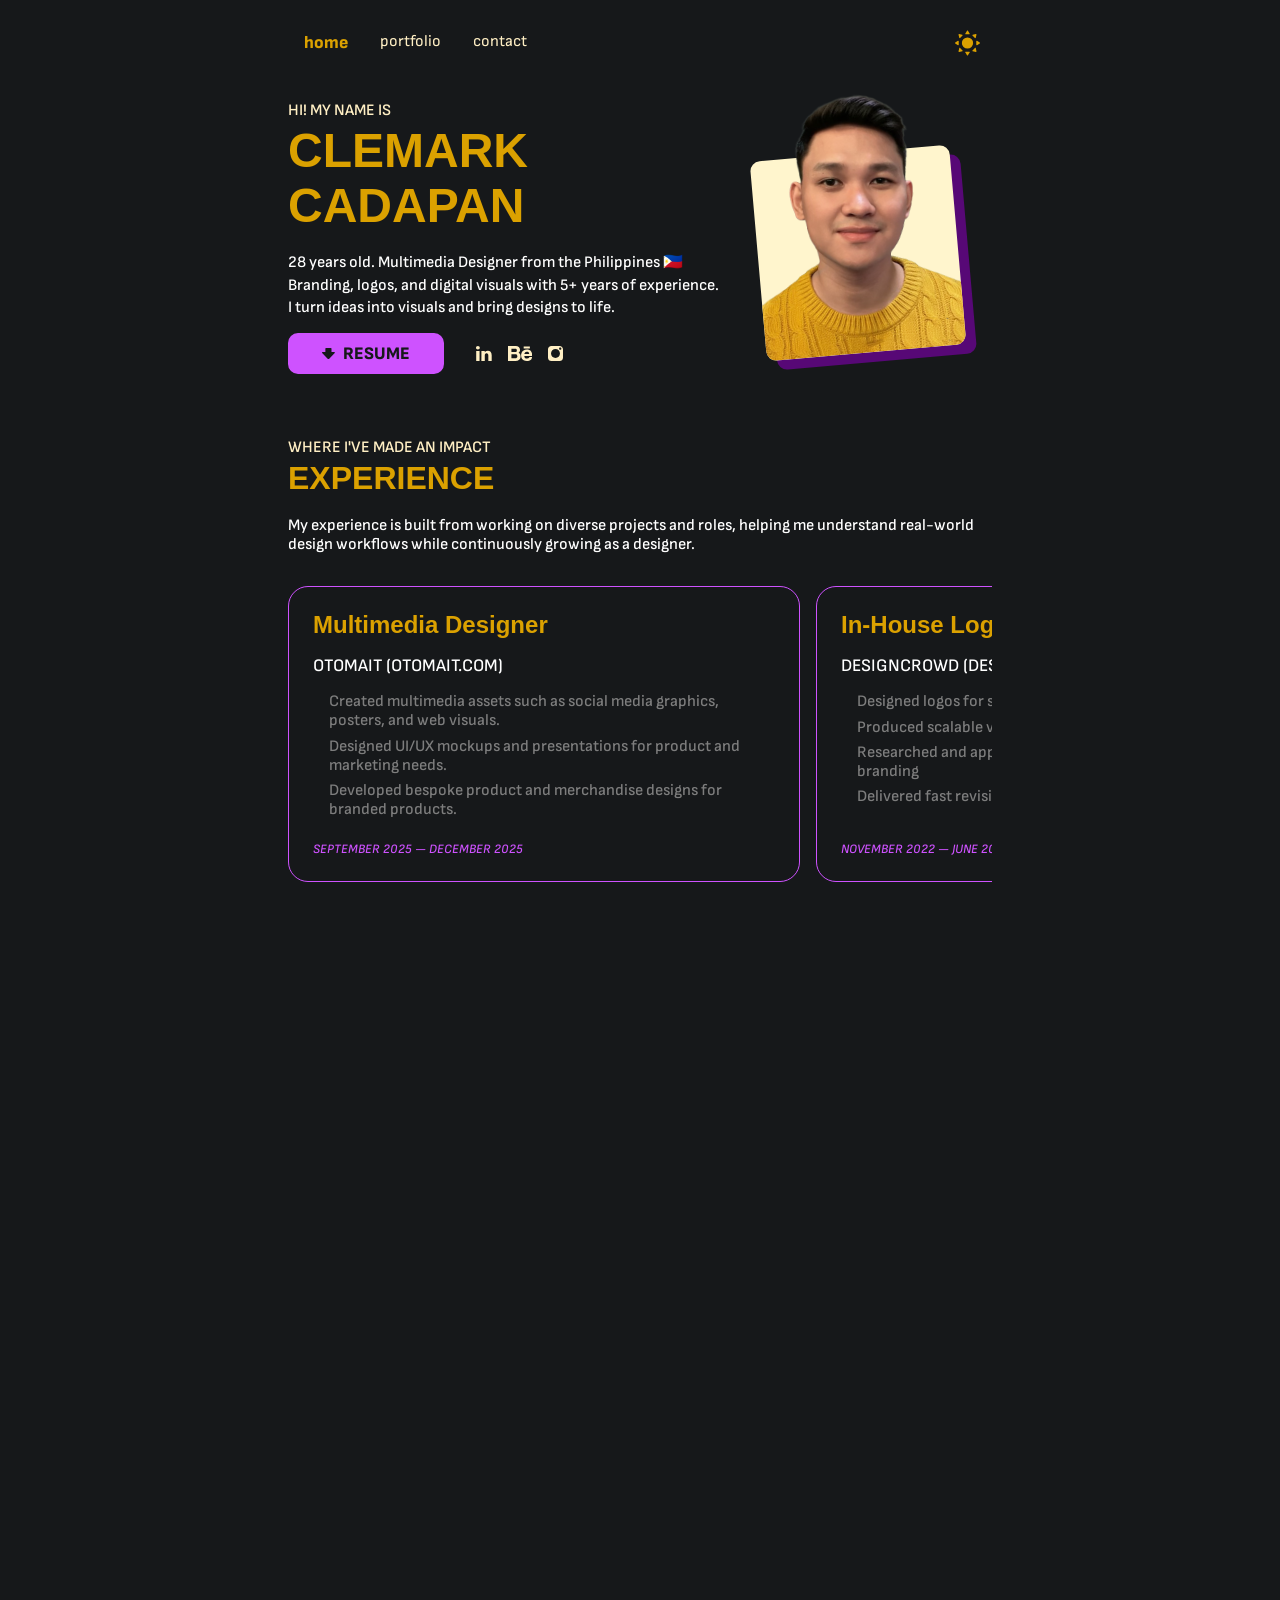
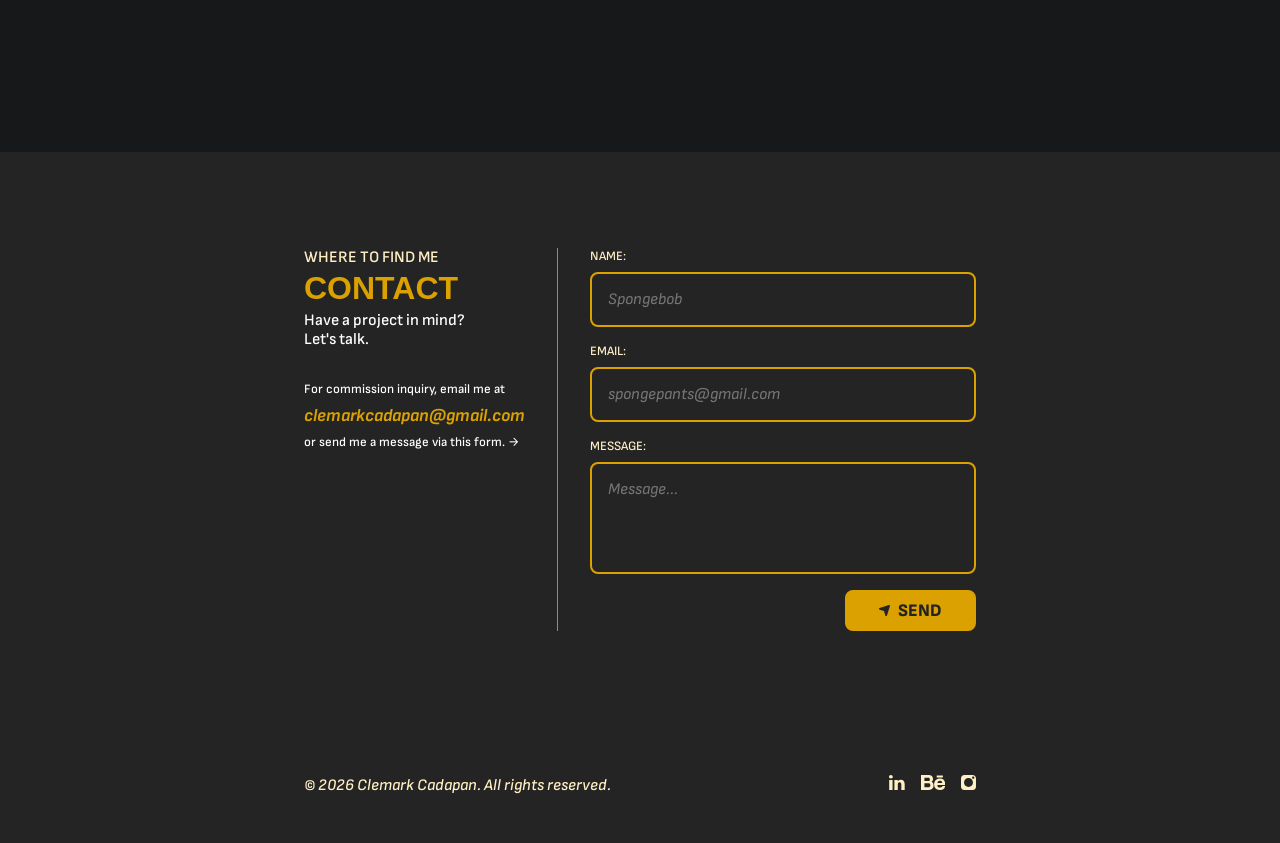
<file: index.html>
<!doctype html>
<html lang="en">
  <head>
    <meta charset="UTF-8" />
    <meta name="viewport" content="width=device-width, initial-scale=1.0" />
    <title>Clemark Cadapan | Portfolio</title>
    <meta
      name="description"
      content="Portfolio of Clemark Cadapan, Graphic Designer specializing in branding, logo design, digital illustration, and multimedia work."
    />
    <meta
      name="keywords"
      content="Clemark Cadapan, Graphic Designer, Logo Designer, Branding, Portfolio, UI UX Designer"
    />
    <meta name="author" content="Clemark Cadapan" />

    <!-- INFO: Linking Google Fonts Synocate and Sofia Sans -->
    <link rel="preconnect" href="https://fonts.googleapis.com" />
    <link rel="preconnect" href="https://fonts.gstatic.com" crossorigin />
    <link
      href="https://fonts.googleapis.com/css2?family=Sofia+Sans:ital,wght@0,1..1000;1,1..1000&family=Syncopate:wght@700&display=swap"
      rel="stylesheet"
    />

    <!-- INFO: Logo Favicon -->
    <link
      rel="icon"
      type="image/png"
      href="/img/favicon-96x96.png"
      sizes="96x96"
    />
    <link rel="icon" type="image/svg+xml" href="/img/favicon.svg" />
    <link rel="shortcut icon" href="/img/favicon.ico" />
    <link
      rel="apple-touch-icon"
      sizes="180x180"
      href="/img/apple-touch-icon.png"
    />
    <meta name="apple-mobile-web-app-title" content="Clemark" />
    <link rel="manifest" href="/img/site.webmanifest" />

    <!-- INFO: Importing CSS and Javascript -->
    <link rel="stylesheet" href="styles.css" />
    <script type="text/javascript" src="theme.js" defer></script>
    <script type="text/javascript" src="app.js" defer></script>
  </head>
  <body class="">
    <!-- INFO: Navigation Bar -->
    <nav>
      <ul class="nav-links">
        <li><a href="#" class="active">home</a></li>
        <li><a href="portfolio.html">portfolio</a></li>
        <li><a href="#contact">contact</a></li>
      </ul>
      <button id="theme-switch">
        <svg
          id="themeSwitcher"
          width="50"
          height="50"
          viewBox="0 0 50 50"
          xmlns="http://www.w3.org/2000/svg"
        >
          <g id="rays">
            <path
              d="M28.4269 42.5175C29.2305 42.5175 29.7187 43.4022 29.2905 44.0822L25.864 49.5231C25.4635 50.159 24.5364 50.159 24.1359 49.5231L20.7094 44.0822C20.2815 43.4022 20.7705 42.5175 21.574 42.5175H28.4269Z"
            />
            <path
              d="M8.47255 35.459C8.65077 34.6756 9.62258 34.3952 10.1908 34.9634L15.0362 39.81C15.6045 40.3783 15.3243 41.3492 14.5406 41.5272L8.27011 42.9513C7.53743 43.1174 6.88222 42.4624 7.04852 41.7297L8.47255 35.459Z"
            />
            <path
              d="M39.8101 34.9634C40.3783 34.3955 41.3491 34.6758 41.5274 35.459L42.9514 41.7297C43.1178 42.4625 42.4627 43.1177 41.7298 42.9513L35.4593 41.5272C34.6761 41.349 34.3959 40.3782 34.9637 39.81L39.8101 34.9634Z"
            />
            <path
              d="M5.91767 20.7099C6.59768 20.2816 7.4833 20.7699 7.48331 21.5735V28.4265C7.48331 29.2301 6.59765 29.7192 5.91767 29.2911L0.476849 25.8646C-0.159017 25.4641 -0.158882 24.537 0.476849 24.1364L5.91767 20.7099Z"
            />
            <path
              d="M42.5176 21.5735C42.5176 20.7699 43.4032 20.2806 44.0832 20.7089L49.523 24.1364C50.159 24.5369 50.159 25.4631 49.523 25.8636L44.0832 29.2911C43.4032 29.7194 42.5176 29.2302 42.5176 28.4265V21.5735Z"
            />
            <path
              d="M7.04852 8.27035C6.88208 7.53754 7.53731 6.88147 8.27011 7.04774L14.5406 8.47179C15.3242 8.64988 15.6044 9.62181 15.0362 10.19L10.1898 15.0366C9.62142 15.6043 8.65049 15.3235 8.47255 14.54L7.04852 8.27035Z"
            />
            <path
              d="M41.7298 7.04874C42.4626 6.88249 43.1178 7.53755 42.9514 8.27035L41.5274 14.54C41.3494 15.3237 40.3774 15.6049 39.8091 15.0366L34.9637 10.19C34.3955 9.6218 34.6757 8.65086 35.4593 8.47279L41.7298 7.04874Z"
            />
            <path
              d="M24.1359 0.47694C24.5364 -0.15898 25.4635 -0.15898 25.864 0.47694L29.2905 5.91687C29.7187 6.59679 29.2303 7.48229 28.4269 7.48253H21.573C20.7695 7.4824 20.2811 6.59684 20.7094 5.91687L24.1359 0.47694Z"
            />
          </g>
          <path
            id="side"
            fill-rule="evenodd"
            clip-rule="evenodd"
            d="M25 0C38.8071 0 50 11.1929 50 25C50 38.8071 38.8071 50 25 50C11.1929 50 0 38.8071 0 25C0 11.1929 11.1929 0 25 0ZM25 8C15.6112 8 8 15.6112 8 25C8 34.3888 15.6112 42 25 42C34.3888 42 42 34.3888 42 25C42 15.6112 34.3888 8 25 8Z"
          />
          <circle id="core" cx="25" cy="25" r="14" />
        </svg>
      </button>
    </nav>

    <main>
      <!-- INFO: Introduction Section-->
      <section class="introduction">
        <div class="image-wrapper">
          <div class="image">
            <img
              src="img/clemark.png"
              alt="Clemark Cadapan, a 28-year-old graphic designer, smiling at the camera. He is wearing a mustard yellow cable-knit sweater against a plain white background. His expression conveys professionalism and approachability."
            />
          </div>
        </div>

        <div class="information">
          <header>
            <p class="eyebrow">Hi! My name is</p>
            <h1>Clemark Cadapan</h1>
            <p class="subheadline">
              28 years old. Multimedia Designer from the Philippines 🇵🇭
            </p>
            <p>
              Branding, logos, and digital visuals with 5+ years of experience.
            </p>
            <p>I turn ideas into visuals and bring designs to life.</p>
          </header>
          <div class="cta-links hidden">
            <a
              href="https://drive.google.com/file/d/1vFzNjkYoZ9EVEVk0RsKngdCkJvBCviqE/view?usp=sharing"
              target="_blank"
              rel="noopener"
              class="resume"
            >
              <svg
                id="Download"
                xmlns="http://www.w3.org/2000/svg"
                viewBox="0 0 420.49 359.18"
              >
                <g>
                  <path
                    d="M403.11,130.62h-92.9V17.33c0-9.57-7.76-17.33-17.33-17.33H127.55c-9.57,0-17.33,7.76-17.33,17.33v113.29H17.36c-15.24,0-23.06,18.26-12.54,29.29l179.48,188.17c14.11,14.79,37.72,14.8,51.84,0l179.52-188.17c10.52-11.03,2.71-29.3-12.54-29.3h0Z"
                  />
                </g>
              </svg>
              Resume
            </a>
            <div class="connect-links">
              <a href="https://www.linkedin.com/in/clemark/" target="_blank">
                <svg
                  id="LinkedIn"
                  xmlns="http://www.w3.org/2000/svg"
                  viewBox="0 0 442.99 423.43"
                >
                  <g>
                    <path
                      d="M100.56,423.43V137.73H5.61v285.7h94.95ZM53.1,98.74c33.1,0,53.72-21.96,53.72-49.37C106.19,21.34,86.2,0,53.72,0,21.23,0,0,21.34,0,49.36s20.61,49.37,52.47,49.37h.63ZM153.12,423.43s1.25-258.89,0-285.7h94.97v41.43h-.63c12.49-19.5,34.98-48.14,86.2-48.14,62.49,0,109.33,40.83,109.33,128.59v163.82h-94.95v-152.84c0-38.4-13.74-64.61-48.11-64.61-26.23,0-41.86,17.67-48.72,34.75-2.51,6.08-3.12,14.62-3.12,23.16v159.55h-94.97Z"
                    />
                  </g>
                </svg>
              </a>
              <a href="https://www.behance.net/clemark" target="_blank">
                <svg
                  id="Behance"
                  xmlns="http://www.w3.org/2000/svg"
                  viewBox="0 0 656.92 407.91"
                >
                  <g>
                    <path
                      d="M594.45,66.04h-168.08V15.87h168.08v50.17ZM655.81,272.38h-211.1c0,75.68,71.7,70.88,71.7,70.88,67.71,0,65.32-43.8,65.32-43.8h71.69c0,116.3-139.4,108.33-139.4,108.33-167.29,0-156.54-155.73-156.54-155.73,0,0-.14-156.54,156.54-156.54,164.89,0,141.79,176.85,141.79,176.85ZM515.61,155.2c-62.94,0-71.69,62.79-71.69,62.79h133.83s.79-62.79-62.14-62.79ZM341.42,287.16c0,124.34-129.42,120.25-129.42,120.25H0V0h212c64.43,0,115.29,35.58,115.29,108.48s-62.17,77.51-62.17,77.51c81.94,0,76.3,101.16,76.3,101.16ZM93.41,163.33h111.24c19.22,0,36.17-6.15,36.17-48.53s-28.82-42.39-28.82-42.39h-118.59v90.92ZM254.95,282.07c0-56.51-42.95-55.95-42.95-55.95h-118.59v108.87h112.6c16.86-.36,48.94-5.27,48.94-52.92Z"
                    />
                  </g>
                </svg>
              </a>
              <a href="https://www.instagram.com/clemxnade/" target="_blank">
                <svg
                  id="Instagram"
                  xmlns="http://www.w3.org/2000/svg"
                  viewBox="0 0 467 467.01"
                >
                  <g>
                    <path
                      d="M362.22,0H104.78C46.91,0,0,46.92,0,104.79v257.43c0,57.87,46.91,104.79,104.78,104.79h257.44c57.87,0,104.78-46.92,104.78-104.79V104.79c0-57.87-46.91-104.79-104.78-104.79ZM233.5,372.81c-76.93,0-139.3-62.37-139.3-139.3s62.37-139.3,139.3-139.3,139.3,62.36,139.3,139.3-62.37,139.3-139.3,139.3ZM415.34,92.31c0,12.6-10.21,22.81-22.81,22.81h-23.46c-12.6,0-22.81-10.21-22.81-22.81v-23.45c0-12.6,10.21-22.81,22.81-22.81h23.46c12.6,0,22.81,10.21,22.81,22.81v23.45Z"
                    />
                  </g>
                </svg>
              </a>
            </div>
          </div>
        </div>
      </section>

      <!-- INFO: Experiences Section -->
      <section class="experience">
        <header class="hidden">
          <p class="eyebrow">Where I've made an impact</p>
          <h2>Experience</h2>
          <p class="subheadline">
            My experience is built from working on diverse projects and roles,
            helping me understand real-world design workflows while continuously
            growing as a designer.
          </p>
        </header>

        <div class="experience-list hidden">
          <article class="experience-card">
            <h3>Multimedia Designer</h3>
            <p class="company">Otomait (Otomait.com)</p>
            <ul class="task">
              <li>
                Created multimedia assets such as social media graphics,
                posters, and web visuals.
              </li>
              <li>
                Designed UI/UX mockups and presentations for product and
                marketing needs.
              </li>
              <li>
                Developed bespoke product and merchandise designs for branded
                products.
              </li>
            </ul>
            <p class="date">September 2025 — December 2025</p>
          </article>
          <article class="experience-card">
            <h3>In-House Logo Designer</h3>
            <p class="company">DesignCrowd (Design.com)</p>
            <ul class="task">
              <li>Designed logos for startup businesses worldwide</li>
              <li>
                Produced scalable vector logo designs using Adobe Illustrator
              </li>
              <li>
                Researched and applied design trends to maintain competitive
                branding
              </li>
              <li>Delivered fast revisions while maintaining quality</li>
            </ul>
            <p class="date">November 2022 — June 2024</p>
          </article>
          <article class="experience-card">
            <h3>Graphic Artist</h3>
            <p class="company">APR eCommerce Limited (CrownAndPaw.com)</p>
            <ul class="task">
              <li>Created stylized digital artworks from client photos</li>
              <li>
                Collaborated with clients to refine artworks based on feedback
              </li>
              <li>
                Maintained high production output with attention to detail
              </li>
            </ul>
            <p class="date">April 2019 — October 2022</p>
          </article>
          <article class="experience-card">
            <h3>Software Engineer</h3>
            <p class="company">Miller Development Solutions</p>
            <ul class="task">
              <li>Developed OOP-based solutions for business requirements</li>
              <li>Maintained clean and maintainable code</li>
            </ul>
            <p class="date">August 2019 — October 2019</p>
          </article>
        </div>
      </section>

      <!-- INFO: Skills Section -->
      <section>
        <header class="hidden">
          <p class="eyebrow">What I bring to the table</p>
          <h2>Core Skills</h2>

          <p class="subheadline">
            I bring a combination of creative thinking, technical design skills,
            and practical experience from working with a wide range of projects.
            These skills allow me to create clear, effective designs while
            adapting to different styles, tools, and project requirements.
          </p>
        </header>
        <ul class="skills-list hidden">
          <li>Branding & Logo Design</li>
          <li>UI/UX Design</li>
          <li>Front-end Development</li>
          <li>Illustration</li>
          <li>Multimedia</li>
          <li>Motion Graphics</li>
          <li>Game Development</li>
          <li>Web Development</li>
          <li>C# Programming</li>
          <li>Production Design</li>
        </ul>
      </section>

      <!-- INFO: Education Section -->
      <section>
        <header class="hidden">
          <p class="eyebrow">Where I've gained my knowledge</p>
          <h2>Education</h2>
          <p class="subheadline">
            My academic background helped build the foundation for my design
            skills and creative thinking. The knowledge and training I gained
            during this time continue to support my professional work and
            approach to design.
          </p>
        </header>
        <div class="education-card hidden">
          <h3>Bachelor of Science in Computer Engineering</h3>
          <p class="company">Asian College Dumaguete</p>

          <ul class="task">
            <li>
              Graduated Cum Laude with consistent academic excellence in all
              semester
            </li>
            <li>
              Served as College Department President and active member of the
              student government
            </li>
            <li>
              Led and contributed to seminars and events focused on game
              development
            </li>
          </ul>
          <p class="date">Academic Year 2013 - 2018</p>
        </div>
      </section>
    </main>
    <footer>
      <!-- INFO: Contact Section -->
      <section class="contact" id="contact">
        <div>
          <header>
            <p class="eyebrow">Where to find me</p>
            <h2>Contact</h2>
            <p>Have a project in mind? Let's talk.</p>
          </header>
          <div class="contact-info">
            <p>For commission inquiry, email me at</p>
            <a href="mailto:clemarkcadapan@gmail.com" class="contact-email">
              clemarkcadapan@gmail.com
            </a>
            <p>or send me a message via this form. →</p>
          </div>
        </div>
        <form action="https://formspree.io/f/xvzweyqq" method="POST">
          <label for="name" class="form-label">
            Name:
            <input
              type="text"
              id="name"
              name="name"
              placeholder="Spongebob"
              class="form-input"
              required
            />
          </label>
          <label for="email" class="form-label">
            Email:
            <input
              type="email"
              id="email"
              name="email"
              placeholder="spongepants@gmail.com"
              class="form-input"
              required
            />
          </label>
          <label for="message" class="form-label">
            Message:
            <textarea
              name="message"
              id="message"
              cols="10"
              rows="4"
              placeholder="Message..."
              class="form-input"
              required
            ></textarea>
          </label>
          <button type="submit" class="contact-submit">
            <svg
              id="Send"
              xmlns="http://www.w3.org/2000/svg"
              viewBox="0 0 360.68 360.68"
            >
              <g>
                <path
                  d="M325.75,1.31L20.09,98.85c-26.9,8.58-26.74,46.7.23,55.06l142.32,44.14,44.14,142.32c8.36,26.97,46.48,27.12,55.06.23L359.37,34.93c6.61-20.7-12.92-40.23-33.62-33.62Z"
                />
              </g>
            </svg>
            Send
          </button>
        </form>
      </section>

      <section class="footer">
        <p class="copyright">
          <span>© 2026 Clemark Cadapan. </span><span>All rights reserved.</span>
        </p>
        <div class="connect-links">
          <a href="https://www.linkedin.com/in/clemark/" target="_blank">
            <svg
              id="LinkedIn"
              xmlns="http://www.w3.org/2000/svg"
              viewBox="0 0 442.99 423.43"
            >
              <g>
                <path
                  d="M100.56,423.43V137.73H5.61v285.7h94.95ZM53.1,98.74c33.1,0,53.72-21.96,53.72-49.37C106.19,21.34,86.2,0,53.72,0,21.23,0,0,21.34,0,49.36s20.61,49.37,52.47,49.37h.63ZM153.12,423.43s1.25-258.89,0-285.7h94.97v41.43h-.63c12.49-19.5,34.98-48.14,86.2-48.14,62.49,0,109.33,40.83,109.33,128.59v163.82h-94.95v-152.84c0-38.4-13.74-64.61-48.11-64.61-26.23,0-41.86,17.67-48.72,34.75-2.51,6.08-3.12,14.62-3.12,23.16v159.55h-94.97Z"
                />
              </g>
            </svg>
          </a>
          <a href="https://www.behance.net/clemark" target="_blank">
            <svg
              id="Behance"
              xmlns="http://www.w3.org/2000/svg"
              viewBox="0 0 656.92 407.91"
            >
              <g>
                <path
                  d="M594.45,66.04h-168.08V15.87h168.08v50.17ZM655.81,272.38h-211.1c0,75.68,71.7,70.88,71.7,70.88,67.71,0,65.32-43.8,65.32-43.8h71.69c0,116.3-139.4,108.33-139.4,108.33-167.29,0-156.54-155.73-156.54-155.73,0,0-.14-156.54,156.54-156.54,164.89,0,141.79,176.85,141.79,176.85ZM515.61,155.2c-62.94,0-71.69,62.79-71.69,62.79h133.83s.79-62.79-62.14-62.79ZM341.42,287.16c0,124.34-129.42,120.25-129.42,120.25H0V0h212c64.43,0,115.29,35.58,115.29,108.48s-62.17,77.51-62.17,77.51c81.94,0,76.3,101.16,76.3,101.16ZM93.41,163.33h111.24c19.22,0,36.17-6.15,36.17-48.53s-28.82-42.39-28.82-42.39h-118.59v90.92ZM254.95,282.07c0-56.51-42.95-55.95-42.95-55.95h-118.59v108.87h112.6c16.86-.36,48.94-5.27,48.94-52.92Z"
                />
              </g>
            </svg>
          </a>
          <a href="https://www.instagram.com/clemxnade/" target="_blank">
            <svg
              id="Instagram"
              xmlns="http://www.w3.org/2000/svg"
              viewBox="0 0 467 467.01"
            >
              <g>
                <path
                  d="M362.22,0H104.78C46.91,0,0,46.92,0,104.79v257.43c0,57.87,46.91,104.79,104.78,104.79h257.44c57.87,0,104.78-46.92,104.78-104.79V104.79c0-57.87-46.91-104.79-104.78-104.79ZM233.5,372.81c-76.93,0-139.3-62.37-139.3-139.3s62.37-139.3,139.3-139.3,139.3,62.36,139.3,139.3-62.37,139.3-139.3,139.3ZM415.34,92.31c0,12.6-10.21,22.81-22.81,22.81h-23.46c-12.6,0-22.81-10.21-22.81-22.81v-23.45c0-12.6,10.21-22.81,22.81-22.81h23.46c12.6,0,22.81,10.21,22.81,22.81v23.45Z"
                />
              </g>
            </svg>
          </a>
        </div>
      </section>
    </footer>
  </body>
</html>
</file>
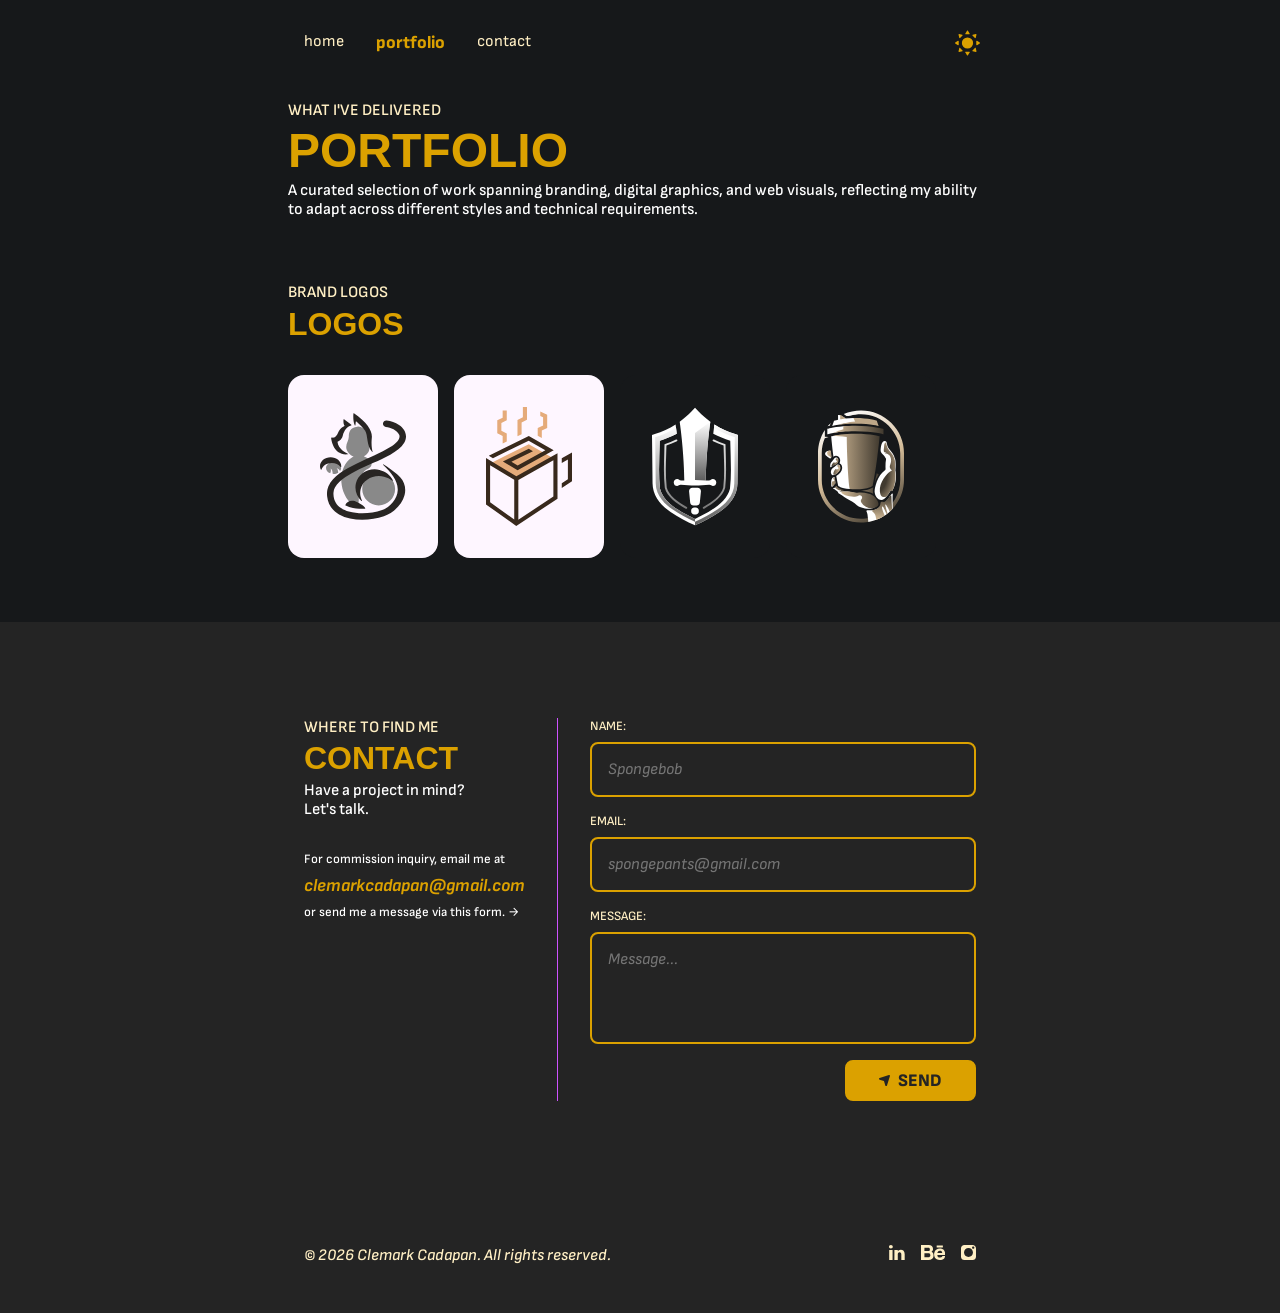
<file: portfolio.html>
<!doctype html>
<html lang="en">
  <head>
    <meta charset="UTF-8" />
    <meta name="viewport" content="width=device-width, initial-scale=1.0" />
    <title>Clemark Cadapan | Portfolio</title>
    <meta
      name="description"
      content="Portfolio of Clemark Cadapan, Graphic Designer specializing in branding, logo design, digital illustration, and multimedia work."
    />
    <meta
      name="keywords"
      content="Clemark Cadapan, Graphic Designer, Logo Designer, Branding, Portfolio, UI UX Designer"
    />
    <meta name="author" content="Clemark Cadapan" />

    <!-- INFO: Linking Google Fonts Synocate and Sofia Sans -->
    <link rel="preconnect" href="https://fonts.googleapis.com" />
    <link rel="preconnect" href="https://fonts.gstatic.com" crossorigin />
    <link
      href="https://fonts.googleapis.com/css2?family=Sofia+Sans:ital,wght@0,1..1000;1,1..1000&family=Syncopate:wght@700&display=swap"
      rel="stylesheet"
    />

    <!-- INFO: Logo Favicon -->
    <link
      rel="icon"
      type="image/png"
      href="/img/favicon-96x96.png"
      sizes="96x96"
    />
    <link rel="icon" type="image/svg+xml" href="/img/favicon.svg" />
    <link rel="shortcut icon" href="/img/favicon.ico" />
    <link
      rel="apple-touch-icon"
      sizes="180x180"
      href="/img/apple-touch-icon.png"
    />
    <meta name="apple-mobile-web-app-title" content="Clemark" />
    <link rel="manifest" href="/img/site.webmanifest" />

    <!-- INFO: Importing CSS and Javascript -->
    <link rel="stylesheet" href="styles.css" />
    <script type="text/javascript" src="theme.js" defer></script>
    <script type="text/javascript" src="app.js" defer></script>
  </head>
  <body>

    <!-- INFO: Navigation Bar -->
    <nav>
      <ul class="nav-links">
        <li><a href="index.html">home</a></li>
        <li><a href="#" class="active">portfolio</a></li>
        <li><a href="#contact">contact</a></li>
      </ul>
      <button id="theme-switch">
        <svg
          id="themeSwitcher"
          width="50"
          height="50"
          viewBox="0 0 50 50"
          fill="none"
          xmlns="http://www.w3.org/2000/svg"
        >
          <g id="rays">
            <path
              d="M28.4269 42.5175C29.2305 42.5175 29.7187 43.4022 29.2905 44.0822L25.864 49.5231C25.4635 50.159 24.5364 50.159 24.1359 49.5231L20.7094 44.0822C20.2815 43.4022 20.7705 42.5175 21.574 42.5175H28.4269Z"
            />
            <path
              d="M8.47255 35.459C8.65077 34.6756 9.62258 34.3952 10.1908 34.9634L15.0362 39.81C15.6045 40.3783 15.3243 41.3492 14.5406 41.5272L8.27011 42.9513C7.53743 43.1174 6.88222 42.4624 7.04852 41.7297L8.47255 35.459Z"
            />
            <path
              d="M39.8101 34.9634C40.3783 34.3955 41.3491 34.6758 41.5274 35.459L42.9514 41.7297C43.1178 42.4625 42.4627 43.1177 41.7298 42.9513L35.4593 41.5272C34.6761 41.349 34.3959 40.3782 34.9637 39.81L39.8101 34.9634Z"
            />
            <path
              d="M5.91767 20.7099C6.59768 20.2816 7.4833 20.7699 7.48331 21.5735V28.4265C7.48331 29.2301 6.59765 29.7192 5.91767 29.2911L0.476849 25.8646C-0.159017 25.4641 -0.158882 24.537 0.476849 24.1364L5.91767 20.7099Z"
            />
            <path
              d="M42.5176 21.5735C42.5176 20.7699 43.4032 20.2806 44.0832 20.7089L49.523 24.1364C50.159 24.5369 50.159 25.4631 49.523 25.8636L44.0832 29.2911C43.4032 29.7194 42.5176 29.2302 42.5176 28.4265V21.5735Z"
            />
            <path
              d="M7.04852 8.27035C6.88208 7.53754 7.53731 6.88147 8.27011 7.04774L14.5406 8.47179C15.3242 8.64988 15.6044 9.62181 15.0362 10.19L10.1898 15.0366C9.62142 15.6043 8.65049 15.3235 8.47255 14.54L7.04852 8.27035Z"
            />
            <path
              d="M41.7298 7.04874C42.4626 6.88249 43.1178 7.53755 42.9514 8.27035L41.5274 14.54C41.3494 15.3237 40.3774 15.6049 39.8091 15.0366L34.9637 10.19C34.3955 9.6218 34.6757 8.65086 35.4593 8.47279L41.7298 7.04874Z"
            />
            <path
              d="M24.1359 0.47694C24.5364 -0.15898 25.4635 -0.15898 25.864 0.47694L29.2905 5.91687C29.7187 6.59679 29.2303 7.48229 28.4269 7.48253H21.573C20.7695 7.4824 20.2811 6.59684 20.7094 5.91687L24.1359 0.47694Z"
            />
          </g>
          <path
            id="side"
            fill-rule="evenodd"
            clip-rule="evenodd"
            d="M25 0C38.8071 0 50 11.1929 50 25C50 38.8071 38.8071 50 25 50C11.1929 50 0 38.8071 0 25C0 11.1929 11.1929 0 25 0ZM25 8C15.6112 8 8 15.6112 8 25C8 34.3888 15.6112 42 25 42C34.3888 42 42 34.3888 42 25C42 15.6112 34.3888 8 25 8Z"
          />
          <circle id="core" cx="25" cy="25" r="14" />
        </svg>
      </button>
    </nav>

    <main>
      <!-- INFO: Introduction Section-->
      <section>
        <header>
          <p class="eyebrow">What I've delivered</p>
          <h1>Portfolio</h1>
          <p>
            A curated selection of work spanning branding, digital graphics, and
            web visuals, reflecting my ability to adapt across different styles
            and technical requirements.
          </p>
        </header>
      </section>

      <!-- INFO: Logo Section -->
      <section class="logo">
        <header class="hidden">
          <p class="eyebrow">Brand logos</p>
          <h2>Logos</h2>
        </header>

        <ul class="logos-set">
          <li><img class="white" src="logo/CatOutline.svg" alt="" /></li>
          <li><img class="white" src="logo/Geometric Coffee.svg" alt="" /></li>
          <li><img class="black" src="logo/SwordShield.svg" alt="" /></li>
          <li><img class="black" src="logo/Coffee2Go.svg" alt="" /></li>
        </ul>
      </section>
    </main>

    <footer>
      <!-- INFO: Contact Section -->
      <section class="contact" id="contact">
        <div>
          <header>
            <p class="eyebrow">Where to find me</p>
            <h2>Contact</h2>
            <p>Have a project in mind? Let's talk.</p>
          </header>
          <div class="contact-info">
            <p>For commission inquiry, email me at</p>
            <a href="mailto:clemarkcadapan@gmail.com" class="contact-email">
              clemarkcadapan@gmail.com
            </a>
            <p>or send me a message via this form. →</p>
          </div>
        </div>
        <form action="https://formspree.io/f/xvzweyqq" method="POST">
          <label for="name" class="form-label">
            Name:
            <input
              type="text"
              id="name"
              name="name"
              placeholder="Spongebob"
              class="form-input"
              required
            />
          </label>
          <label for="email" class="form-label">
            Email:
            <input
              type="email"
              id="email"
              name="email"
              placeholder="spongepants@gmail.com"
              class="form-input"
              required
            />
          </label>
          <label for="message" class="form-label">
            Message:
            <textarea
              name="message"
              id="message"
              cols="10"
              rows="4"
              placeholder="Message..."
              class="form-input"
              required
            ></textarea>
          </label>
          <button type="submit" class="contact-submit">
            <svg
              id="Send"
              xmlns="http://www.w3.org/2000/svg"
              viewBox="0 0 360.68 360.68"
            >
              <g>
                <path
                  d="M325.75,1.31L20.09,98.85c-26.9,8.58-26.74,46.7.23,55.06l142.32,44.14,44.14,142.32c8.36,26.97,46.48,27.12,55.06.23L359.37,34.93c6.61-20.7-12.92-40.23-33.62-33.62Z"
                />
              </g>
            </svg>
            Send
          </button>
        </form>
      </section>

      <section class="footer">
        <p class="copyright">
          <span>© 2026 Clemark Cadapan. </span><span>All rights reserved.</span>
        </p>
        <div class="connect-links">
          <a href="https://www.linkedin.com/in/clemark/" target="_blank">
            <svg
              id="LinkedIn"
              xmlns="http://www.w3.org/2000/svg"
              viewBox="0 0 442.99 423.43"
            >
              <g>
                <path
                  d="M100.56,423.43V137.73H5.61v285.7h94.95ZM53.1,98.74c33.1,0,53.72-21.96,53.72-49.37C106.19,21.34,86.2,0,53.72,0,21.23,0,0,21.34,0,49.36s20.61,49.37,52.47,49.37h.63ZM153.12,423.43s1.25-258.89,0-285.7h94.97v41.43h-.63c12.49-19.5,34.98-48.14,86.2-48.14,62.49,0,109.33,40.83,109.33,128.59v163.82h-94.95v-152.84c0-38.4-13.74-64.61-48.11-64.61-26.23,0-41.86,17.67-48.72,34.75-2.51,6.08-3.12,14.62-3.12,23.16v159.55h-94.97Z"
                />
              </g>
            </svg>
          </a>
          <a href="https://www.behance.net/clemark" target="_blank">
            <svg
              id="Behance"
              xmlns="http://www.w3.org/2000/svg"
              viewBox="0 0 656.92 407.91"
            >
              <g>
                <path
                  d="M594.45,66.04h-168.08V15.87h168.08v50.17ZM655.81,272.38h-211.1c0,75.68,71.7,70.88,71.7,70.88,67.71,0,65.32-43.8,65.32-43.8h71.69c0,116.3-139.4,108.33-139.4,108.33-167.29,0-156.54-155.73-156.54-155.73,0,0-.14-156.54,156.54-156.54,164.89,0,141.79,176.85,141.79,176.85ZM515.61,155.2c-62.94,0-71.69,62.79-71.69,62.79h133.83s.79-62.79-62.14-62.79ZM341.42,287.16c0,124.34-129.42,120.25-129.42,120.25H0V0h212c64.43,0,115.29,35.58,115.29,108.48s-62.17,77.51-62.17,77.51c81.94,0,76.3,101.16,76.3,101.16ZM93.41,163.33h111.24c19.22,0,36.17-6.15,36.17-48.53s-28.82-42.39-28.82-42.39h-118.59v90.92ZM254.95,282.07c0-56.51-42.95-55.95-42.95-55.95h-118.59v108.87h112.6c16.86-.36,48.94-5.27,48.94-52.92Z"
                />
              </g>
            </svg>
          </a>
          <a href="https://www.instagram.com/clemxnade/" target="_blank">
            <svg
              id="Instagram"
              xmlns="http://www.w3.org/2000/svg"
              viewBox="0 0 467 467.01"
            >
              <g>
                <path
                  d="M362.22,0H104.78C46.91,0,0,46.92,0,104.79v257.43c0,57.87,46.91,104.79,104.78,104.79h257.44c57.87,0,104.78-46.92,104.78-104.79V104.79c0-57.87-46.91-104.79-104.78-104.79ZM233.5,372.81c-76.93,0-139.3-62.37-139.3-139.3s62.37-139.3,139.3-139.3,139.3,62.36,139.3,139.3-62.37,139.3-139.3,139.3ZM415.34,92.31c0,12.6-10.21,22.81-22.81,22.81h-23.46c-12.6,0-22.81-10.21-22.81-22.81v-23.45c0-12.6,10.21-22.81,22.81-22.81h23.46c12.6,0,22.81,10.21,22.81,22.81v23.45Z"
                />
              </g>
            </svg>
          </a>
        </div>
      </section>
    </footer>
  </body>
</html>
</file>
<file: styles.css>
/* HTML Reset */
* {
  margin: 0;
  padding: 0;
  box-sizing: border-box;
}

/* Image Reset */
img {
  max-width: 100%;
  height: auto;
  display: block;
}

/* SVG Reset */
svg {
  display: block;
  width: auto;
}

/* List Reset */
ul,
li {
  list-style: none;
}

/* Anchor Links Reset */
a {
  color: inherit;
  text-decoration: none;
}

/* Button Reset */
button {
  background: none;
  border: none;
  padding: 0;
  cursor: pointer;
  font-family: inherit;
  font-size: inherit;
}

/* Smooth Scrolling */
html {
  scroll-behavior: smooth;
}

/* Input and Textarea Reset */
input,
textarea {
  font-family: inherit;
  font-size: inherit;
  color: inherit;
  background: none;
  border: none;
  padding: 0;
}

:root {
  ---clr-darkbg: #16181a;
  ---clr-lightbg: #fef6ff;

  color-scheme: light dark;

  /* Color Variables for Dark Mode*/
  ---clr-background: #16181a;

  ---clr-navlinks: #ffefc4;
  ---clr-navlinks-active: #ce52ff;

  ---clr-headings: #dba100;
  ---clr-eyebrows: #ffefc4;

  ---clr-text-main: #ffffff;
  ---clr-text-details: #7d7d7d;

  ---clr-card-accent: #ce52ff;
  ---clr-card-scroll: #570876;

  ---clr-contact-bg: #242424;
  ---clr-contact-accent: #dba100;
  ---clr-footer-text: #ffefc4;

  ---clr-skill-list: #16181a;
  ---clr-skill-bg: #dba100;
}

.lightmode {
  color-scheme: light;

  /* Color Variables for Light Mode*/
  ---clr-background: #fef6ff;

  ---clr-navlinks: #16181a;
  ---clr-navlinks-active: #dba100;

  ---clr-headings: #dba100;
  ---clr-eyebrows: #393b3d;

  ---clr-text-main: #16181a;
  ---clr-text-details: #36383a;

  ---clr-card-accent: #7801a7;
  ---clr-card-scroll: #e093ff;

  ---clr-contact-bg: #fff5cd;
  ---clr-contact-accent: #dba100;
  ---clr-footer-text: #16181a;

  ---clr-skill-list: #16181a;
  ---clr-skill-bg: #e093ff;
  transition: all 0.5s ease;
}

body {
  background: var(---clr-background);
  font-family: "Sofia Sans", sans-serif;
  font-style: normal;
  font-weight: 500;
  color: var(---clr-text-main);
}

/* INFO: Navigation Bar */
nav {
  margin: 1rem auto;
  max-width: 44rem;
  display: flex;
  flex-direction: row;
  justify-content: space-between;
  align-items: center;
}

.nav-links {
  display: flex;
  flex-direction: row;
  justify-content: space-between;
  list-style: none;
}

.active {
  font-weight: 800;
  font-size: 1.1rem;
  color: var(---clr-headings);
}

.nav-links li {
  padding: 1rem;
  color: var(---clr-navlinks);
  font-weight: 400;
  position: relative;
}

.nav-links li::after {
  content: "";
  background: var(---clr-card-scroll);
  position: absolute;
  width: 0%;
  height: 0.3rem;
  bottom: 0;
  left: 0;

  transition: 0.5s ease;
}

.nav-links li:hover {
  color: var(---clr-navlinks-active);
  font-weight: 700;
  transition: all 0.5s linear;
}

.nav-links li:hover::after {
  content: "";
  width: 100%;
  transition: 0.2s ease;
}

/* INFO: Theme Switcher Animation */
#theme-switch {
  display: flex;
  width: 50px;
  height: 50px;
  justify-content: center;
  align-items: center;
  /* background: #16181a; */
  border-radius: 100vw;
}

#theme-switch:hover {
  #themeSwitcher {
    width: 25px;
    fill: #ce52ff;
    transition: fill 0.5s ease;
  }
}

#themeSwitcher {
  width: 25px;
  fill: #dba100;
}

#rays,
#side,
#core {
  transform-origin: center;
  transform-box: fill-box;
  transition: transform 1s ease 0.1s;
}

#side {
  transform: scale(40%);
}

#core {
  transform: translateX(0) scale(80%);
}

.lightmode #themeSwitcher {
  #theme-switch {
    justify-content: flex-end;
  }

  #rays {
    transform: rotate(90deg);
  }

  #side {
    transform: scale(100%);
  }

  #core {
    transform: translateX(30%) scale(100%);
  }
}

main {
  display: flex;
  flex-direction: column;
  gap: 4rem;
  padding: 1rem;
}

main > section {
  margin: auto;
  max-width: 44rem;
  width: 100%;
}

h1,
h2,
h3 {
  font-family: "Syncopate", sans-serif;
  color: var(---clr-headings);
  text-wrap: balance;
}

/* INFO: Main Section */
.introduction {
  display: flex;
  flex-direction: row-reverse;
  justify-content: flex-end;
  align-items: center;
  gap: 1rem;
  width: 100%;
}

.image-wrapper {
  margin-top: 2rem;
  width: 200px;
  height: 200px;
  display: flex;
  justify-content: center;
  align-items: flex-end;
  border-radius: 10px;
  rotate: -5deg;
  flex-shrink: 0;
  background-color: #fff5cd;
  box-shadow: 10px 10px var(---clr-card-scroll);
}

.image {
  height: 260px;
  display: flex;
  justify-content: center;
  align-items: flex-end;
  border-radius: 10px;
  overflow: hidden;
}

.image img {
  max-width: 150%;
}

.information {
  display: flex;
  flex-direction: column;
  justify-content: center;
  align-items: flex-start;
  max-width: calc(44rem - 250px);
  width: 100%;
  gap: 1rem;
}

header {
  line-height: auto;
  display: flex;
  flex-direction: column;
  gap: 0.2rem;
}

h1 {
  text-transform: uppercase;
  font-size: clamp(2.5rem, calc(5vw + 1rem), 3rem);
}

p {
  text-wrap: pretty;
  max-width: fit-content;
}

.cta-links {
  display: flex;
  gap: 2rem;
  justify-content: flex-start;
  align-items: center;
  width: 100%;
}

.resume {
  padding: 0.5rem 2rem;
  font-size: 1.1rem;
  font-weight: 800;
  text-transform: uppercase;
  background: var(---clr-navlinks-active);
  border: 2px solid var(---clr-navlinks-active);
  color: var(---clr-background);
  border-radius: 10px;
  display: flex;
  justify-content: center;
  align-items: center;
  gap: 0.5rem;

  & svg {
    height: 11px;
    fill: var(---clr-background);
  }
}

.resume:hover {
  background: transparent;
  color: var(---clr-navlinks-active);
  transition: 0.2s linear;

  & svg {
    fill: var(---clr-navlinks-active);
    transition: 0.2s linear;
  }
}

.connect-links {
  display: flex;
  justify-content: space-between;
  align-items: center;
  gap: 1rem;
}

.connect-links svg {
  height: 15px;
  fill: var(---clr-navlinks);
}

.connect-links svg:hover {
  fill: var(---clr-contact-accent);
  transition: 0.2s linear;
}

h2 {
  text-transform: uppercase;
  font-size: clamp(1.5rem, calc(5vw + 0.9rem), 2rem);
}

.eyebrow {
  text-transform: uppercase;
  color: var(---clr-eyebrows);
  letter-spacing: 20%;
  font-weight: 600;
}

.subheadline {
  margin-top: 1rem;
}

.experience-list {
  display: grid;
  margin-top: 1rem;
  grid-auto-flow: column;
  width: 100%;
  gap: 1rem;
  overflow-x: auto;
  padding-block: 1rem;
  justify-content: start;
  position: relative;

  scrollbar-color: var(---clr-card-accent) var(---clr-card-scroll);
}
/* 
.experience-list::after {
  --fade-left-start: 0%;
  --fade-left-end: 0%;
  --fade-right-start: 90%;
  --fade-right-end: 100%;

  mask-image: linear-gradient(
    to right,
    transparent var(--fade-left-start),
    #000 var(--fade-left-end),
    #000 var(--fade-right-start),
    transparent var(--fade-right-end)
  );

  mask-size: 100% 100%;
  mask-repeat: no-repeat;
  mask-position: center;

  transition:
    --fade-left-start 0.15s ease-out,
    --fade-left-end 0.15s ease-out,
    --fade-right-start 0.15s ease-out,
    --fade-right-end 0.15s ease-out;
} */

.experience-list::-webkit-scrollbar {
  height: 0.75rem;
}

.experience-list::-webkit-scrollbar-track {
  background-color: var(---clr-card-scroll);
  border-radius: 100vw;
}

.experience-list::-webkit-scrollbar-thumb {
  background-color: var(---clr-card-accent);
  border-radius: 100vw;
}

.experience-card {
  width: clamp(12rem, 70dvw, 32rem);
  padding: 1.5rem;
  border-radius: 20px;
  border: 1px solid var(---clr-card-accent);
  display: grid;
  grid-template-rows: subgrid;
  grid-row: span 4;
}

.date {
  color: var(---clr-card-accent);
  text-transform: uppercase;
  font-style: italic;
  font-size: 0.8rem;
  letter-spacing: 10%;
}

h3 {
  font-size: clamp(1rem, calc(2vw + 0.6rem), 1.5rem);
}

.company {
  text-transform: uppercase;
  font-size: 1.1rem;
  text-wrap: balance;
  letter-spacing: 10%;
}

.task {
  padding-left: 1rem;
  color: var(---clr-text-details);
}

.task li {
  margin-bottom: 0.4rem;
}

.skills-list {
  list-style-type: none;
  display: flex;
  flex-wrap: wrap;
  width: 100%;
  gap: 0.5rem;
  margin-top: 2rem;
}

.skills-list:hover > li:hover {
  opacity: 1;
}

.skills-list:hover > li {
  opacity: 0.6;
}

.skills-list li {
  text-transform: uppercase;
  background-color: var(---clr-skill-bg);
  color: var(---clr-skill-list);
  font-size: 0.8rem;
  font-weight: 800;
  padding: 0.25rem 1rem;
  border-radius: 100vw;
  cursor: default;
  transition: opacity 0.25s ease;
}

.education-card {
  margin-top: 2rem;
  width: fit-content;
  display: flex;
  border-radius: 20px;
  border: 1px solid var(---clr-card-accent);
  flex-direction: column;
  justify-content: center;
  align-items: flex-start;
  padding: 1.5rem;
  gap: 1rem;
}

footer {
  margin-top: 3rem;
  background: var(---clr-contact-bg);
}

.contact {
  margin: auto;
  padding: 6rem 1rem;
  max-width: 44rem;
  width: 100%;
  display: flex;
  flex-direction: row;
  justify-content: flex-start;
  align-items: flex-start;
  gap: 2rem;
}

.contact > div {
  display: flex;
  flex-direction: column;
  justify-content: space-between;
  align-items: flex-start;
  gap: 2rem;
}

.contact-info {
  font-size: 0.8rem;
  display: flex;
  flex-direction: column;
  gap: 0.5rem;
}

.contact-email {
  color: var(---clr-contact-accent);
  font-size: 1.1rem;
  font-weight: 700;
  font-style: italic;
}

form {
  width: 100%;
  height: 100%;
  border-left: 1px solid var(---clr-card-accent);
  padding-left: 2rem;
  display: flex;
  flex-direction: column;
  gap: 1rem;
}

.form-label {
  display: flex;
  flex-direction: column;
  gap: 0.5rem;
  justify-content: flex-start;
  align-items: flex-start;
  text-transform: uppercase;
  font-size: 0.8rem;
  letter-spacing: 20%;
  color: var(---clr-footer-text);
}

.form-input {
  font-size: 1rem;
  width: 100%;
  background: transparent;
  padding: 1rem;
  border: 2px solid var(---clr-contact-accent);
  border-radius: 0.5rem;
  color: var(---clr-contact-accent);
  resize: none;
}

.form-label .form-input:focus {
  border: 2px solid var(---clr-card-accent);
  outline: none;
  font-weight: 600;
  transition: 0.2s ease;
}

.form-input::placeholder {
  font-style: italic;
}

.contact-submit {
  text-transform: uppercase;
  background-color: var(---clr-contact-accent);
  width: fit-content;
  padding: 0.5rem 2rem;
  margin: auto 0 auto auto;
  border: 2px solid var(---clr-contact-accent);
  font-size: 1.1rem;
  font-weight: 800;
  border-radius: 0.5rem;
  color: var(---clr-contact-bg);
  display: flex;
  justify-content: center;
  align-items: center;
  gap: 0.5rem;

  & svg {
    height: 11px;
    fill: var(---clr-contact-bg);
  }
}

.contact-submit:hover {
  background: transparent;
  color: var(---clr-contact-accent);
  transition: 0.2s linear;

  & svg {
    fill: var(---clr-contact-accent);
    transition: 0.2s linear;
  }
}

.footer {
  max-width: 44rem;
  margin: auto;
  display: flex;
  justify-content: space-between;
  align-items: baseline;
  padding: 3rem 1rem;
  gap: 1rem;
}

.copyright {
  font-style: italic;
  color: var(---clr-footer-text);
}

@media (max-width: 500px) {
  .introduction {
    flex-direction: column;
    justify-content: center;
    align-items: center;
  }
  .information {
    margin-top: 2rem;
  }
}

@media (max-width: 600px) {
  .contact {
    flex-direction: column;
  }

  h2 {
    font-size: 2rem;
  }

  form {
    padding-left: 0;
    border-left: none;
  }

  .logos-set {
    grid-template-columns: 1fr 1fr;
  }
}

@media (max-width: 300px) {
  .cta-links {
    flex-direction: column-reverse;
    justify-content: flex-start;
    align-items: flex-start;
    gap: 1rem;
  }

  h1 {
    font-size: 2rem;
  }

  h2 {
    font-size: 1.5rem;
  }

  .footer {
    flex-direction: column-reverse;
    justify-content: center;
    align-items: center;
  }

  .copyright {
    text-align: center;
  }
}

.hidden {
  opacity: 0;
  filter: blur(5px);
  transform: translateY(20%);
  transition: all 1s ease;
}

.show {
  opacity: 1;
  filter: blur(0);
  transform: translateY(0);
}

@media (prefers-reduced-motion) {
  .hidden {
    transition: none;
  }
}

/* INFO: Portfolio Section */
.logos-set {
  display: grid;
  grid-template-columns: repeat(auto-fit, 150px);

  gap: 1rem;
  justify-items: center;

  margin-top: 2rem;
}

.logos-set li {
  width: 100%;
  border-radius: 1rem;
  overflow: hidden;
}

.white {
  width: 100%;
  height: 100%;
  padding: 2rem;
  background: var(---clr-lightbg);
}

.black {
  width: 100%;
  height: 100%;
  padding: 2rem;
  background: var(---clr-darkbg);
}
</file>
